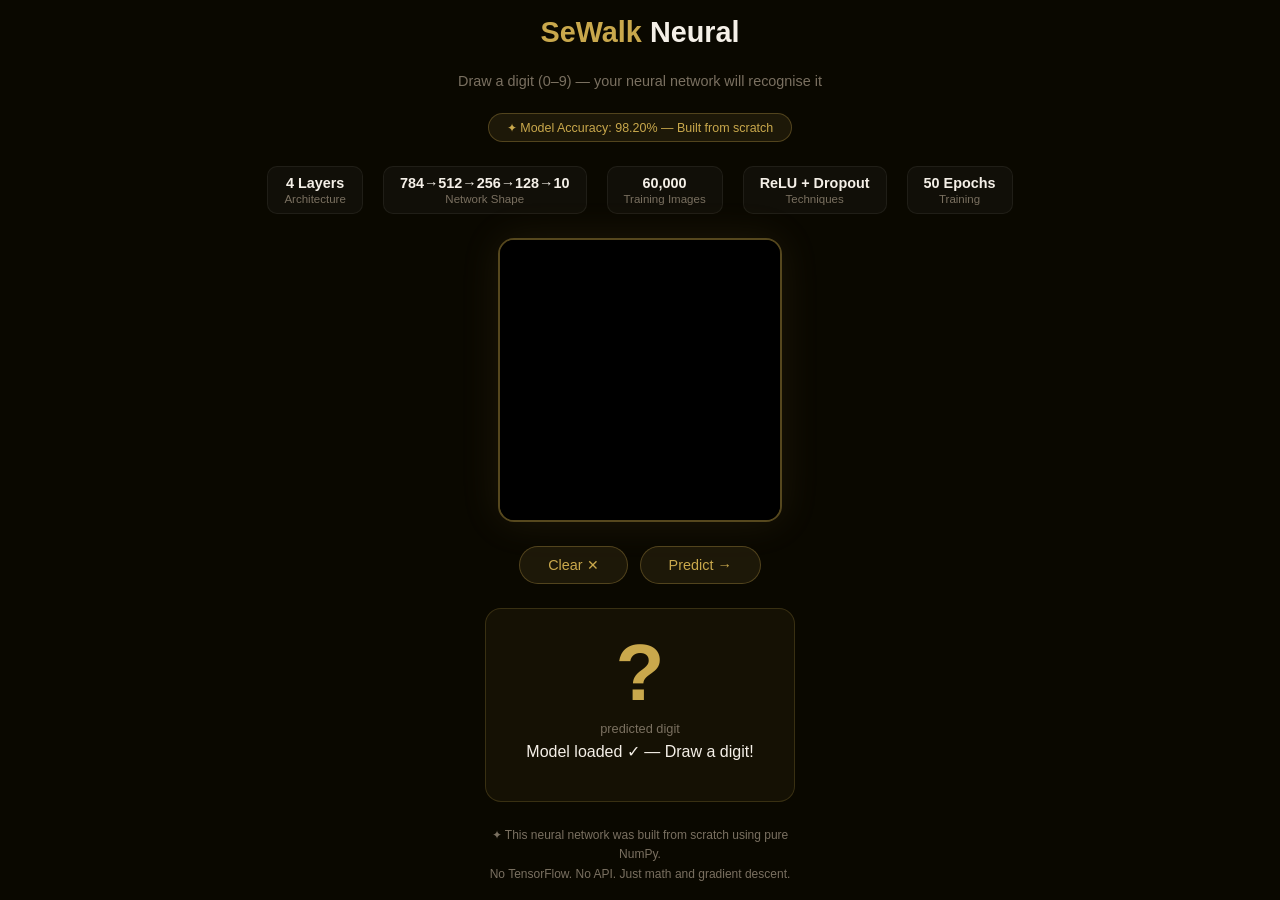
<file: public/neural.html>
<!DOCTYPE html>
<html lang="en">
<head>
<meta charset="UTF-8"/>
<title>SeWalk Neural — Draw a Digit</title>
<style>
  * { margin: 0; padding: 0; box-sizing: border-box; }
  body {
    background: #0a0800;
    color: #f5f0e8;
    font-family: 'Segoe UI', sans-serif;
    display: flex;
    flex-direction: column;
    align-items: center;
    justify-content: center;
    min-height: 100vh;
    gap: 24px;
  }
  h1 { color: #c9a84c; font-size: 1.8rem; }
  h1 span { color: #f5f0e8; }
  .subtitle { color: #7a7060; font-size: 0.9rem; }
  .accuracy-badge {
    background: rgba(201,168,76,0.1);
    border: 1px solid rgba(201,168,76,0.3);
    border-radius: 99px;
    padding: 6px 18px;
    font-size: 0.78rem;
    color: #c9a84c;
  }
  .canvas-wrap {
    border: 2px solid rgba(201,168,76,0.4);
    border-radius: 16px;
    overflow: hidden;
    box-shadow: 0 0 40px rgba(201,168,76,0.1);
  }
  canvas { display: block; cursor: crosshair; }
  .controls { display: flex; gap: 12px; }
  button {
    padding: 10px 28px;
    border-radius: 99px;
    border: 1px solid rgba(201,168,76,0.3);
    background: rgba(201,168,76,0.1);
    color: #c9a84c;
    font-size: 0.9rem;
    cursor: pointer;
    transition: all 0.2s;
  }
  button:hover { background: rgba(201,168,76,0.2); }
  .result-box {
    background: rgba(201,168,76,0.06);
    border: 1px solid rgba(201,168,76,0.2);
    border-radius: 16px;
    padding: 24px 40px;
    text-align: center;
    min-width: 300px;
  }
  .result-digit {
    font-size: 5rem;
    font-weight: 800;
    color: #c9a84c;
    line-height: 1;
  }
  .result-label { color: #7a7060; font-size: 0.8rem; margin-top: 8px; }
  .confidence { color: #f5f0e8; font-size: 1rem; margin-top: 6px; }
  .bars { margin-top: 16px; display: flex; flex-direction: column; gap: 5px; }
  .bar-row { display: flex; align-items: center; gap: 8px; font-size: 0.75rem; }
  .bar-label { width: 16px; color: #7a7060; text-align: right; }
  .bar-bg { flex: 1; height: 6px; background: rgba(255,255,255,0.06); border-radius: 99px; overflow: hidden; }
  .bar-fill { height: 100%; background: #c9a84c; border-radius: 99px; transition: width 0.3s; }
  .bar-fill.top { background: #e8c96a; }
  .bar-pct { width: 36px; color: #7a7060; font-size: 0.7rem; }
  .note {
    color: #7a7060; font-size: 0.75rem;
    text-align: center; max-width: 340px; line-height: 1.6;
  }
  .stats {
    display: flex; gap: 20px; flex-wrap: wrap; justify-content: center;
  }
  .stat-chip {
    background: rgba(255,255,255,0.03);
    border: 1px solid rgba(255,255,255,0.06);
    border-radius: 10px; padding: 8px 16px;
    font-size: 0.72rem; color: #7a7060; text-align: center;
  }
  .stat-chip strong { display: block; color: #f5f0e8; font-size: 0.9rem; margin-bottom: 2px; }
  .loading {
    color: #c9a84c; font-size: 0.85rem;
    display: flex; align-items: center; gap: 8px;
  }
  .loading-dot {
    width: 6px; height: 6px; border-radius: 50%;
    background: #c9a84c; animation: pulse 1s infinite;
  }
  @keyframes pulse { 0%,100% { opacity: 1; } 50% { opacity: 0.2; } }
</style>
</head>
<body>

<h1>SeWalk <span>Neural</span></h1>
<p class="subtitle">Draw a digit (0–9) — your neural network will recognise it</p>
<div class="accuracy-badge">✦ Model Accuracy: 98.20% — Built from scratch</div>

<div class="stats">
  <div class="stat-chip"><strong>4 Layers</strong>Architecture</div>
  <div class="stat-chip"><strong>784→512→256→128→10</strong>Network Shape</div>
  <div class="stat-chip"><strong>60,000</strong>Training Images</div>
  <div class="stat-chip"><strong>ReLU + Dropout</strong>Techniques</div>
  <div class="stat-chip"><strong>50 Epochs</strong>Training</div>
</div>

<div class="canvas-wrap">
  <canvas id="canvas" width="280" height="280"></canvas>
</div>

<div class="controls">
  <button onclick="clearCanvas()">Clear ✕</button>
  <button onclick="predict()">Predict →</button>
</div>

<div class="result-box">
  <div class="result-digit" id="resultDigit">?</div>
  <div class="result-label">predicted digit</div>
  <div class="confidence" id="resultConf">
    <span class="loading"><span class="loading-dot"></span>Loading model...</span>
  </div>
  <div class="bars" id="bars"></div>
</div>

<p class="note">
  ✦ This neural network was built from scratch using pure NumPy.<br/>
  No TensorFlow. No API. Just math and gradient descent.
</p>

<script>
// ── Canvas Drawing ────────────────────────────────────
const canvas = document.getElementById('canvas');
const ctx = canvas.getContext('2d');
ctx.fillStyle = 'black';
ctx.fillRect(0, 0, 280, 280);
ctx.strokeStyle = 'white';
ctx.lineWidth = 18;
ctx.lineCap = 'round';
ctx.lineJoin = 'round';

let drawing = false;
let lastX = 0, lastY = 0;

canvas.addEventListener('mousedown', e => {
  drawing = true;
  [lastX, lastY] = [e.offsetX, e.offsetY];
});
canvas.addEventListener('mousemove', e => {
  if (!drawing) return;
  ctx.beginPath();
  ctx.moveTo(lastX, lastY);
  ctx.lineTo(e.offsetX, e.offsetY);
  ctx.stroke();
  [lastX, lastY] = [e.offsetX, e.offsetY];
});
canvas.addEventListener('mouseup', () => { drawing = false; predict(); });
canvas.addEventListener('mouseleave', () => { drawing = false; });

// Touch support
canvas.addEventListener('touchstart', e => {
  e.preventDefault();
  const t = e.touches[0];
  const r = canvas.getBoundingClientRect();
  drawing = true;
  [lastX, lastY] = [t.clientX - r.left, t.clientY - r.top];
});
canvas.addEventListener('touchmove', e => {
  e.preventDefault();
  if (!drawing) return;
  const t = e.touches[0];
  const r = canvas.getBoundingClientRect();
  const x = t.clientX - r.left;
  const y = t.clientY - r.top;
  ctx.beginPath();
  ctx.moveTo(lastX, lastY);
  ctx.lineTo(x, y);
  ctx.stroke();
  [lastX, lastY] = [x, y];
});
canvas.addEventListener('touchend', () => { drawing = false; predict(); });

function clearCanvas() {
  ctx.fillStyle = 'black';
  ctx.fillRect(0, 0, 280, 280);
  document.getElementById('resultDigit').textContent = '?';
  document.getElementById('resultConf').textContent = 'Draw a digit and click Predict';
  document.getElementById('bars').innerHTML = '';
}

// ── Preprocess canvas → 28x28 ─────────────────────────
function getPixels() {
  const small = document.createElement('canvas');
  small.width = 28; small.height = 28;
  const sCtx = small.getContext('2d');
  sCtx.drawImage(canvas, 0, 0, 28, 28);
  const data = sCtx.getImageData(0, 0, 28, 28).data;
  const pixels = [];
  for (let i = 0; i < data.length; i += 4) {
    pixels.push(data[i] / 255.0);
  }
  return pixels;
}

// ── Neural Network ────────────────────────────────────
let W1 = null, W2 = null, W3 = null, W4 = null;

async function loadWeights() {
  try {
    document.getElementById('resultConf').innerHTML =
      '<span class="loading"><span class="loading-dot"></span>Loading model...</span>';
    const res = await fetch('weights_tiny.json');
    const data = await res.json();
    W1 = data.w1;
    W2 = data.w2;
    W3 = data.w3;
    W4 = data.w4;
    document.getElementById('resultConf').textContent = 'Model loaded ✓ — Draw a digit!';
    console.log('weights_tiny.json loaded ✓ — 4 layer network ready');
  } catch(e) {
    document.getElementById('resultConf').textContent = '⚠️ weights_tiny.json not found!';
  }
}

function relu(x) { return Math.max(0, x); }

function matMul(A, B) {
  const result = new Array(B[0].length).fill(0);
  for (let j = 0; j < B[0].length; j++) {
    for (let i = 0; i < A.length; i++) {
      result[j] += A[i] * B[i][j];
    }
  }
  return result;
}

function softmax(arr) {
  const max = Math.max(...arr);
  const exps = arr.map(x => Math.exp(x - max));
  const sum = exps.reduce((a, b) => a + b, 0);
  return exps.map(x => x / sum);
}

function predict() {
  if (!W1 || !W2 || !W3 || !W4) {
    loadWeights();
    return;
  }

  const pixels = getPixels();

  // Forward pass — 4 layers with ReLU
  const h1 = matMul(pixels, W1).map(relu);
  const h2 = matMul(h1, W2).map(relu);
  const h3 = matMul(h2, W3).map(relu);
  const output = softmax(matMul(h3, W4));

  const predicted = output.indexOf(Math.max(...output));
  const confidence = (Math.max(...output) * 100).toFixed(1);

  document.getElementById('resultDigit').textContent = predicted;
  document.getElementById('resultConf').textContent = `${confidence}% confident`;

  // Draw probability bars
  const barsEl = document.getElementById('bars');
  barsEl.innerHTML = '';
  const maxVal = Math.max(...output);
  output.forEach((prob, digit) => {
    const pct = (prob * 100).toFixed(1);
    const isTop = prob === maxVal;
    barsEl.innerHTML += `
      <div class="bar-row">
        <div class="bar-label">${digit}</div>
        <div class="bar-bg">
          <div class="bar-fill ${isTop ? 'top' : ''}" style="width:${pct}%"></div>
        </div>
        <div class="bar-pct">${pct}%</div>
      </div>`;
  });
}

loadWeights();
</script>
</body>
</html>
</file>
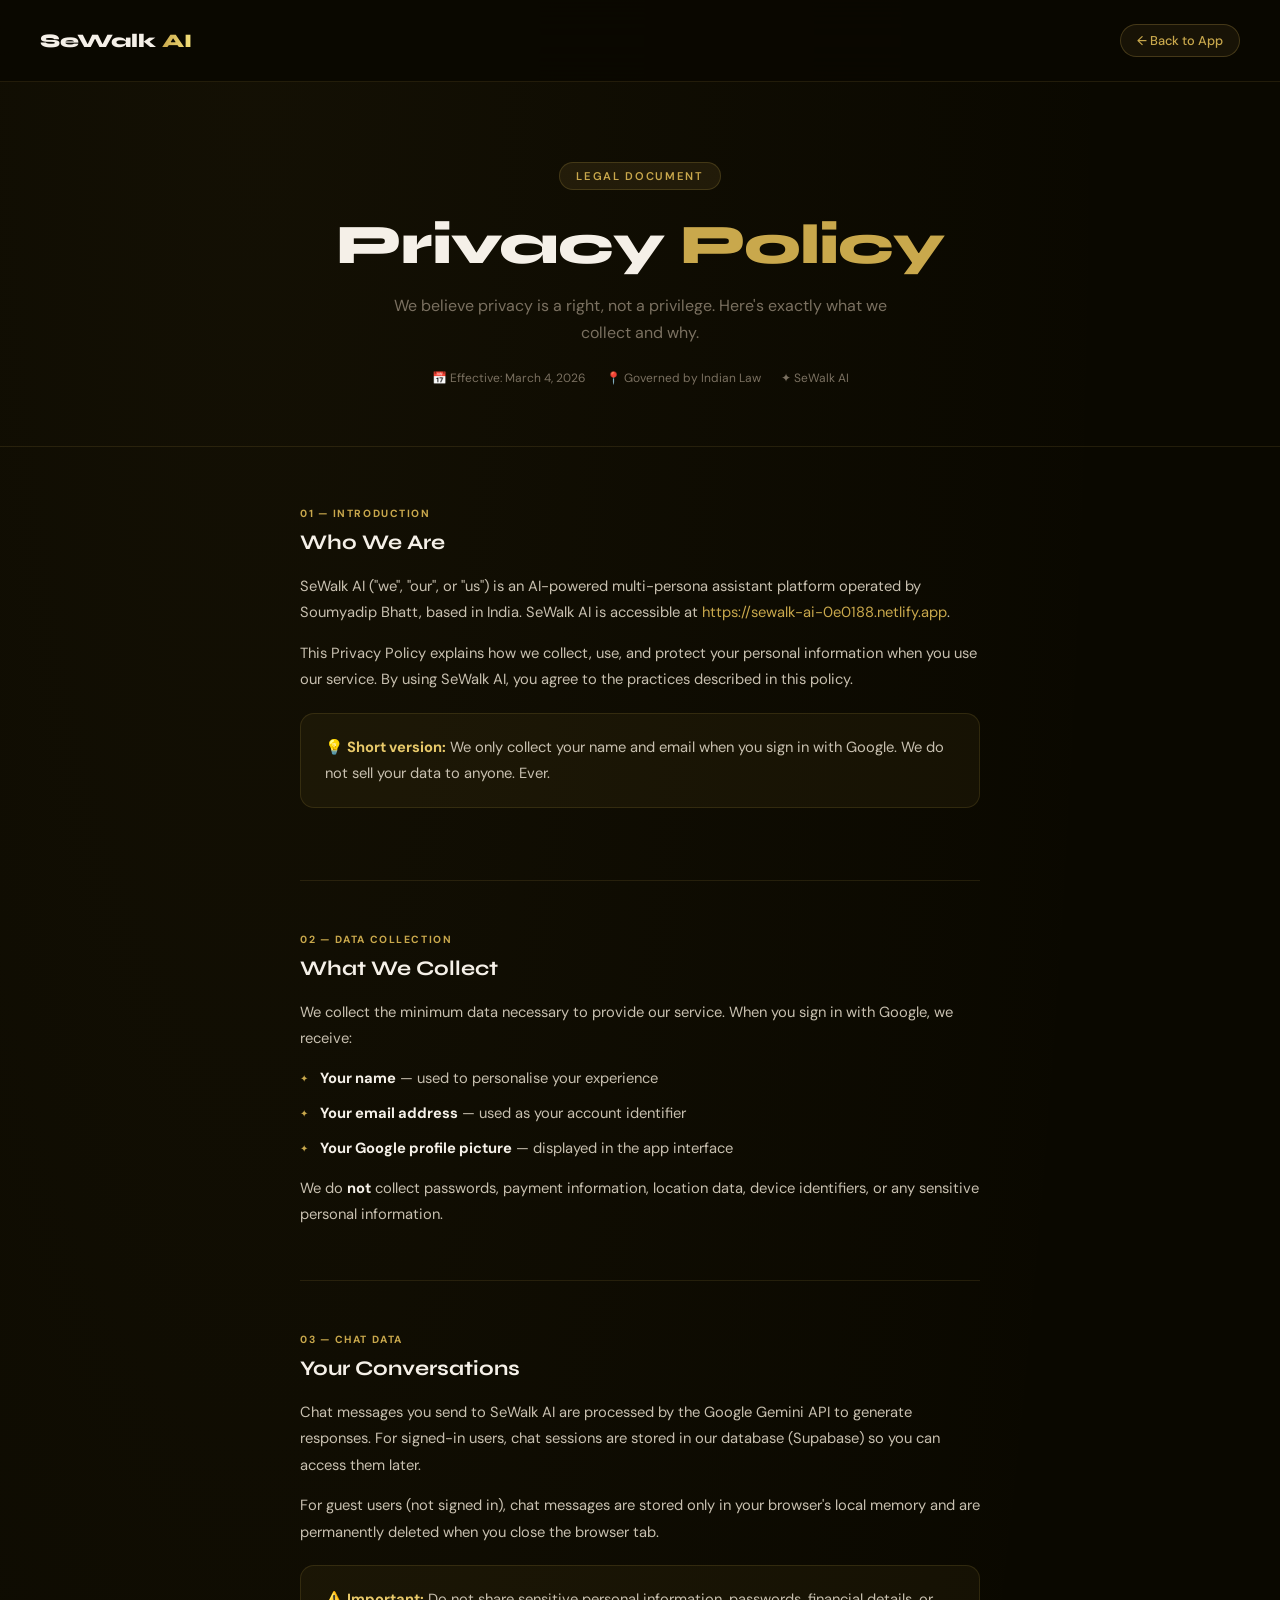
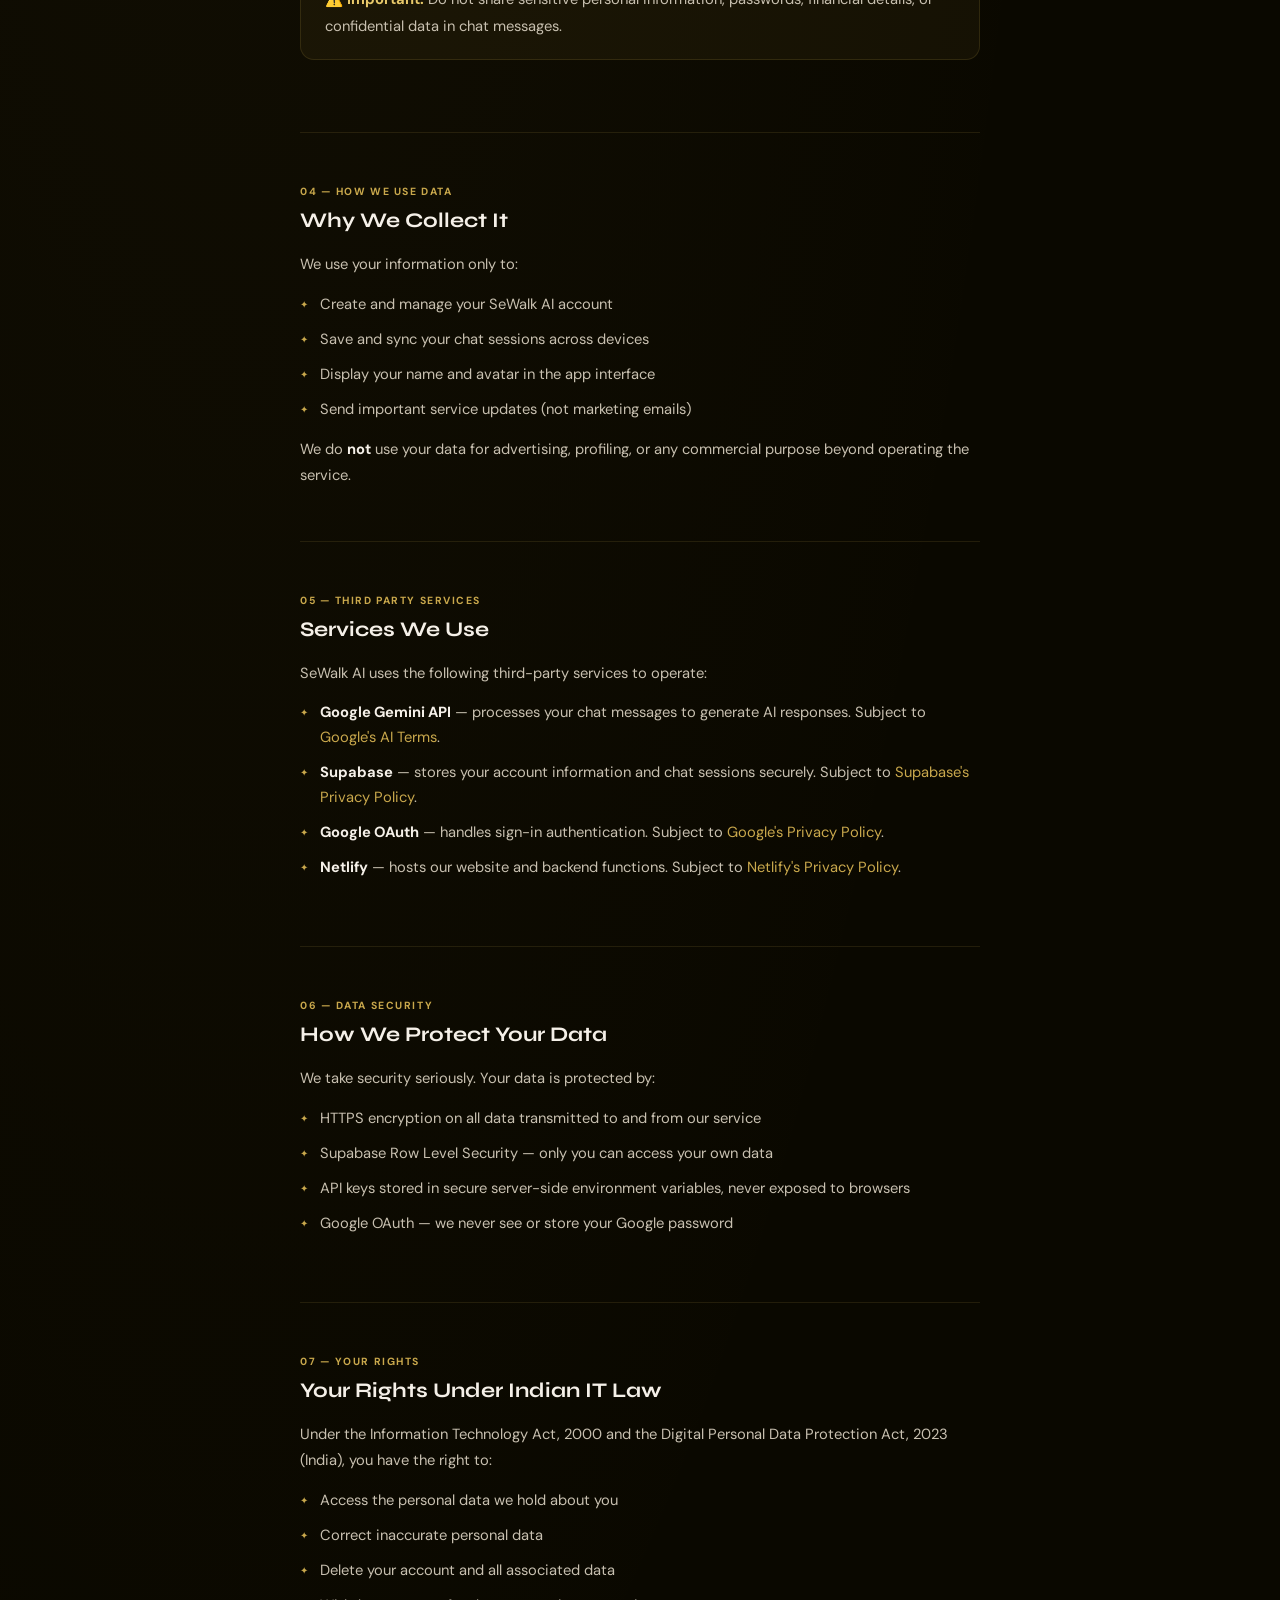
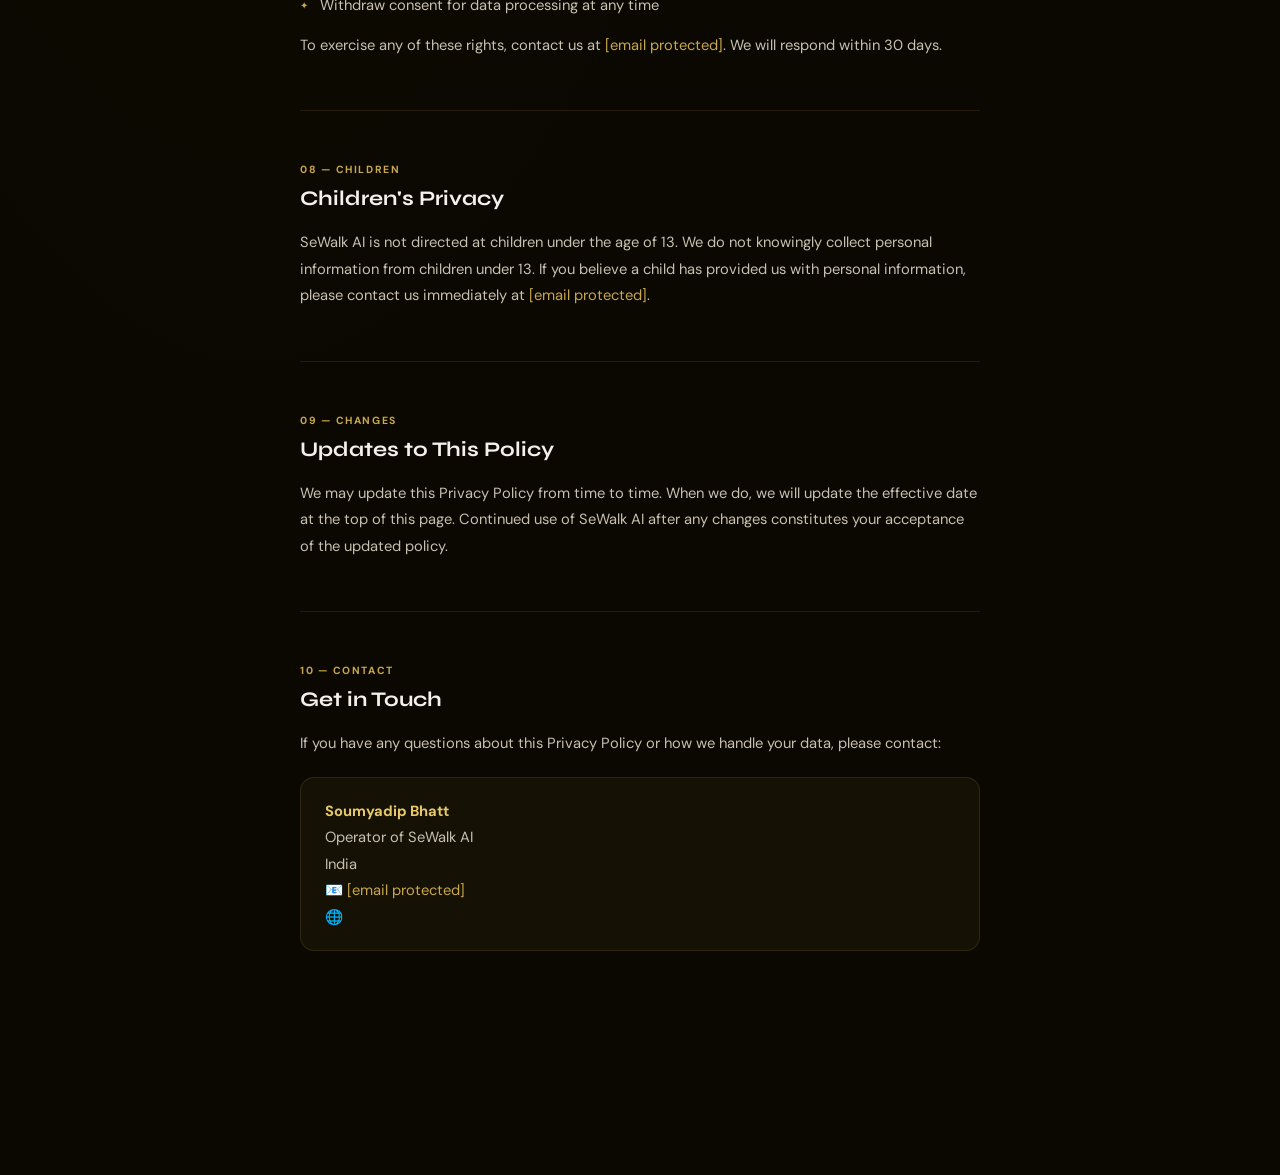
<file: public/privacy.html>
<!DOCTYPE html>
<html lang="en">
<head>
<meta charset="UTF-8"/>
<meta name="viewport" content="width=device-width, initial-scale=1.0"/>
<title>Privacy Policy — SeWalk AI</title>
<meta name="description" content="SeWalk AI Privacy Policy — how we collect, use and protect your data."/>
<link href="https://fonts.googleapis.com/css2?family=Syne:wght@400;600;800&family=DM+Sans:wght@300;400;500&display=swap" rel="stylesheet"/>
<style>
  *, *::before, *::after { box-sizing: border-box; margin: 0; padding: 0; }
  :root {
    --bg: #0a0800;
    --surface: #110f00;
    --border: rgba(201,168,76,0.13);
    --text: #f5f0e8;
    --muted: #7a7060;
    --accent: #c9a84c;
    --accent2: #e8c96a;
  }
  body {
    font-family: 'DM Sans', sans-serif;
    background: var(--bg);
    color: var(--text);
    min-height: 100vh;
    background-image: radial-gradient(ellipse at 20% 0%, rgba(201,168,76,0.05) 0%, transparent 60%);
  }
  header {
    padding: 24px 40px;
    border-bottom: 1px solid var(--border);
    background: rgba(10,8,0,0.92);
    backdrop-filter: blur(20px);
    position: sticky; top: 0; z-index: 10;
    display: flex; align-items: center; justify-content: space-between;
  }
  .logo {
    font-family: 'Syne', sans-serif;
    font-weight: 800; font-size: 1.2rem;
  }
  .logo span {
    background: linear-gradient(90deg, #c9a84c 0%, #f5e17a 50%, #c9a84c 100%);
    background-size: 200% auto;
    -webkit-background-clip: text; -webkit-text-fill-color: transparent;
    background-clip: text;
    animation: shimmer 4s linear infinite;
  }
  @keyframes shimmer { to { background-position: 200% center; } }
  .back-btn {
    display: flex; align-items: center; gap: 6px;
    color: var(--accent); font-size: 0.8rem; font-weight: 500;
    text-decoration: none; border: 1px solid rgba(201,168,76,0.25);
    padding: 7px 16px; border-radius: 99px;
    transition: all 0.2s; background: rgba(201,168,76,0.08);
  }
  .back-btn:hover { background: rgba(201,168,76,0.15); }

  .hero {
    text-align: center;
    padding: 80px 40px 60px;
    border-bottom: 1px solid var(--border);
  }
  .hero-badge {
    display: inline-block;
    font-size: 0.7rem; font-weight: 600; letter-spacing: 0.15em;
    text-transform: uppercase; color: var(--accent);
    background: rgba(201,168,76,0.1); border: 1px solid rgba(201,168,76,0.2);
    padding: 6px 16px; border-radius: 99px; margin-bottom: 24px;
  }
  .hero h1 {
    font-family: 'Syne', sans-serif;
    font-size: clamp(2rem, 5vw, 3.5rem);
    font-weight: 800; letter-spacing: -1px;
    margin-bottom: 16px; line-height: 1.1;
  }
  .hero h1 span { color: var(--accent); }
  .hero p {
    font-size: 1rem; color: var(--muted);
    max-width: 500px; margin: 0 auto 24px;
    line-height: 1.7;
  }
  .hero-meta {
    font-size: 0.75rem; color: var(--muted);
    display: flex; align-items: center; justify-content: center; gap: 20px;
    flex-wrap: wrap;
  }
  .hero-meta span { display: flex; align-items: center; gap: 6px; }

  .content {
    max-width: 760px; margin: 0 auto;
    padding: 60px 40px 100px;
  }
  .section {
    margin-bottom: 52px;
    padding-bottom: 52px;
    border-bottom: 1px solid var(--border);
  }
  .section:last-child { border-bottom: none; }
  .section-number {
    font-size: 0.65rem; font-weight: 700; letter-spacing: 0.15em;
    text-transform: uppercase; color: var(--accent);
    margin-bottom: 10px;
  }
  .section h2 {
    font-family: 'Syne', sans-serif;
    font-size: 1.3rem; font-weight: 700;
    margin-bottom: 18px; color: var(--text);
  }
  .section p {
    font-size: 0.92rem; line-height: 1.8;
    color: #c8c0b0; margin-bottom: 14px;
  }
  .section p:last-child { margin-bottom: 0; }
  .section ul {
    list-style: none; padding: 0;
    display: flex; flex-direction: column; gap: 10px;
    margin-bottom: 14px;
  }
  .section ul li {
    font-size: 0.92rem; line-height: 1.7;
    color: #c8c0b0; padding-left: 20px; position: relative;
  }
  .section ul li::before {
    content: '✦';
    position: absolute; left: 0;
    color: var(--accent); font-size: 0.6rem;
    top: 5px;
  }
  .highlight-box {
    background: rgba(201,168,76,0.06);
    border: 1px solid rgba(201,168,76,0.15);
    border-radius: 14px; padding: 20px 24px;
    margin: 20px 0;
  }
  .highlight-box p { margin-bottom: 0; }
  a { color: var(--accent); text-decoration: none; }
  a:hover { text-decoration: underline; }

  footer {
    text-align: center;
    padding: 32px 40px;
    border-top: 1px solid var(--border);
    font-size: 0.75rem; color: var(--muted);
  }
  footer a { color: var(--accent); }

  @media (max-width: 600px) {
    header { padding: 18px 20px; }
    .hero { padding: 50px 20px 40px; }
    .content { padding: 40px 20px 80px; }
    footer { padding: 24px 20px; }
  }
</style>
</head>
<body>

<header>
  <div class="logo">SeWalk <span>AI</span></div>
  <a href="https://sewalk-ai-0e0188.netlify.app" class="back-btn">← Back to App</a>
</header>

<div class="hero">
  <div class="hero-badge">Legal Document</div>
  <h1>Privacy <span>Policy</span></h1>
  <p>We believe privacy is a right, not a privilege. Here's exactly what we collect and why.</p>
  <div class="hero-meta">
    <span>📅 Effective: March 4, 2026</span>
    <span>📍 Governed by Indian Law</span>
    <span>✦ SeWalk AI</span>
  </div>
</div>

<div class="content">

  <div class="section">
    <div class="section-number">01 — Introduction</div>
    <h2>Who We Are</h2>
    <p>SeWalk AI ("we", "our", or "us") is an AI-powered multi-persona assistant platform operated by Soumyadip Bhatt, based in India. SeWalk AI is accessible at <a href="https://sewalk-ai-0e0188.netlify.app">https://sewalk-ai-0e0188.netlify.app</a>.</p>
    <p>This Privacy Policy explains how we collect, use, and protect your personal information when you use our service. By using SeWalk AI, you agree to the practices described in this policy.</p>
    <div class="highlight-box">
      <p>💡 <strong style="color:#e8c96a;">Short version:</strong> We only collect your name and email when you sign in with Google. We do not sell your data to anyone. Ever.</p>
    </div>
  </div>

  <div class="section">
    <div class="section-number">02 — Data Collection</div>
    <h2>What We Collect</h2>
    <p>We collect the minimum data necessary to provide our service. When you sign in with Google, we receive:</p>
    <ul>
      <li><strong style="color:#f5f0e8;">Your name</strong> — used to personalise your experience</li>
      <li><strong style="color:#f5f0e8;">Your email address</strong> — used as your account identifier</li>
      <li><strong style="color:#f5f0e8;">Your Google profile picture</strong> — displayed in the app interface</li>
    </ul>
    <p>We do <strong style="color:#f5f0e8;">not</strong> collect passwords, payment information, location data, device identifiers, or any sensitive personal information.</p>
  </div>

  <div class="section">
    <div class="section-number">03 — Chat Data</div>
    <h2>Your Conversations</h2>
    <p>Chat messages you send to SeWalk AI are processed by the Google Gemini API to generate responses. For signed-in users, chat sessions are stored in our database (Supabase) so you can access them later.</p>
    <p>For guest users (not signed in), chat messages are stored only in your browser's local memory and are permanently deleted when you close the browser tab.</p>
    <div class="highlight-box">
      <p>⚠️ <strong style="color:#e8c96a;">Important:</strong> Do not share sensitive personal information, passwords, financial details, or confidential data in chat messages.</p>
    </div>
  </div>

  <div class="section">
    <div class="section-number">04 — How We Use Data</div>
    <h2>Why We Collect It</h2>
    <p>We use your information only to:</p>
    <ul>
      <li>Create and manage your SeWalk AI account</li>
      <li>Save and sync your chat sessions across devices</li>
      <li>Display your name and avatar in the app interface</li>
      <li>Send important service updates (not marketing emails)</li>
    </ul>
    <p>We do <strong style="color:#f5f0e8;">not</strong> use your data for advertising, profiling, or any commercial purpose beyond operating the service.</p>
  </div>

  <div class="section">
    <div class="section-number">05 — Third Party Services</div>
    <h2>Services We Use</h2>
    <p>SeWalk AI uses the following third-party services to operate:</p>
    <ul>
      <li><strong style="color:#f5f0e8;">Google Gemini API</strong> — processes your chat messages to generate AI responses. Subject to <a href="https://ai.google.dev/terms" target="_blank">Google's AI Terms</a>.</li>
      <li><strong style="color:#f5f0e8;">Supabase</strong> — stores your account information and chat sessions securely. Subject to <a href="https://supabase.com/privacy" target="_blank">Supabase's Privacy Policy</a>.</li>
      <li><strong style="color:#f5f0e8;">Google OAuth</strong> — handles sign-in authentication. Subject to <a href="https://policies.google.com/privacy" target="_blank">Google's Privacy Policy</a>.</li>
      <li><strong style="color:#f5f0e8;">Netlify</strong> — hosts our website and backend functions. Subject to <a href="https://www.netlify.com/privacy/" target="_blank">Netlify's Privacy Policy</a>.</li>
    </ul>
  </div>

  <div class="section">
    <div class="section-number">06 — Data Security</div>
    <h2>How We Protect Your Data</h2>
    <p>We take security seriously. Your data is protected by:</p>
    <ul>
      <li>HTTPS encryption on all data transmitted to and from our service</li>
      <li>Supabase Row Level Security — only you can access your own data</li>
      <li>API keys stored in secure server-side environment variables, never exposed to browsers</li>
      <li>Google OAuth — we never see or store your Google password</li>
    </ul>
  </div>

  <div class="section">
    <div class="section-number">07 — Your Rights</div>
    <h2>Your Rights Under Indian IT Law</h2>
    <p>Under the Information Technology Act, 2000 and the Digital Personal Data Protection Act, 2023 (India), you have the right to:</p>
    <ul>
      <li>Access the personal data we hold about you</li>
      <li>Correct inaccurate personal data</li>
      <li>Delete your account and all associated data</li>
      <li>Withdraw consent for data processing at any time</li>
    </ul>
    <p>To exercise any of these rights, contact us at <a href="/cdn-cgi/l/email-protection#640b1001001005080f17240309050d084a070b09"><span class="__cf_email__" data-cfemail="ea859e8f8e9e8b868199aa8d878b8386c4898587">[email&#160;protected]</span></a>. We will respond within 30 days.</p>
  </div>

  <div class="section">
    <div class="section-number">08 — Children</div>
    <h2>Children's Privacy</h2>
    <p>SeWalk AI is not directed at children under the age of 13. We do not knowingly collect personal information from children under 13. If you believe a child has provided us with personal information, please contact us immediately at <a href="/cdn-cgi/l/email-protection#cea1baabaabaafa2a5bd8ea9a3afa7a2e0ada1a3"><span class="__cf_email__" data-cfemail="610e15040515000d0a1221060c00080d4f020e0c">[email&#160;protected]</span></a>.</p>
  </div>

  <div class="section">
    <div class="section-number">09 — Changes</div>
    <h2>Updates to This Policy</h2>
    <p>We may update this Privacy Policy from time to time. When we do, we will update the effective date at the top of this page. Continued use of SeWalk AI after any changes constitutes your acceptance of the updated policy.</p>
  </div>

  <div class="section">
    <div class="section-number">10 — Contact</div>
    <h2>Get in Touch</h2>
    <p>If you have any questions about this Privacy Policy or how we handle your data, please contact:</p>
    <div class="highlight-box">
      <p><strong style="color:#e8c96a;">Soumyadip Bhatt</strong><br/>
      Operator of SeWalk AI<br/>
      India<br/>
      📧 <a href="/cdn-cgi/l/email-protection#fe918a9b9a8a9f92958dbe99939f9792d09d9193"><span class="__cf_email__" data-cfemail="80eff4e5e4f4e1ecebf3c0e7ede1e9ecaee3efed">[email&#160;protected]</span></a><br/>
      🌐 <a href="https://sewal
</file>
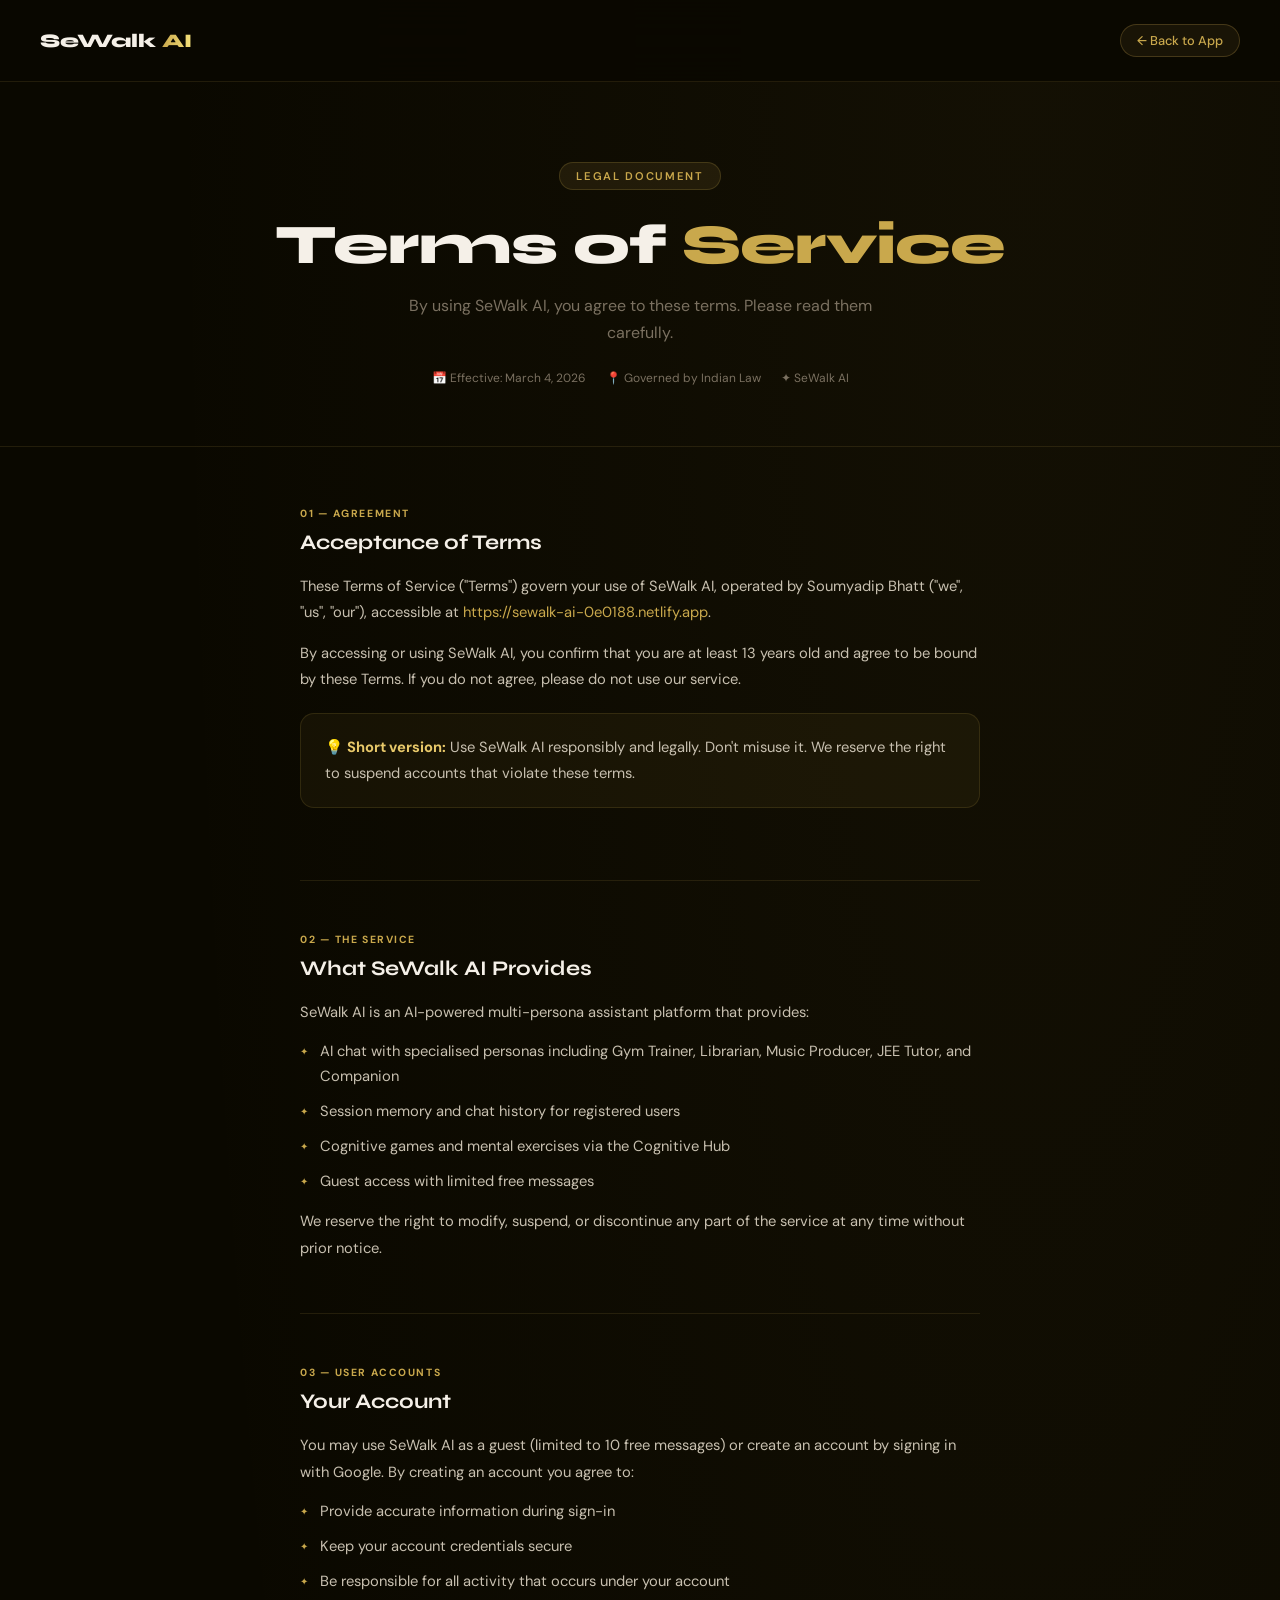
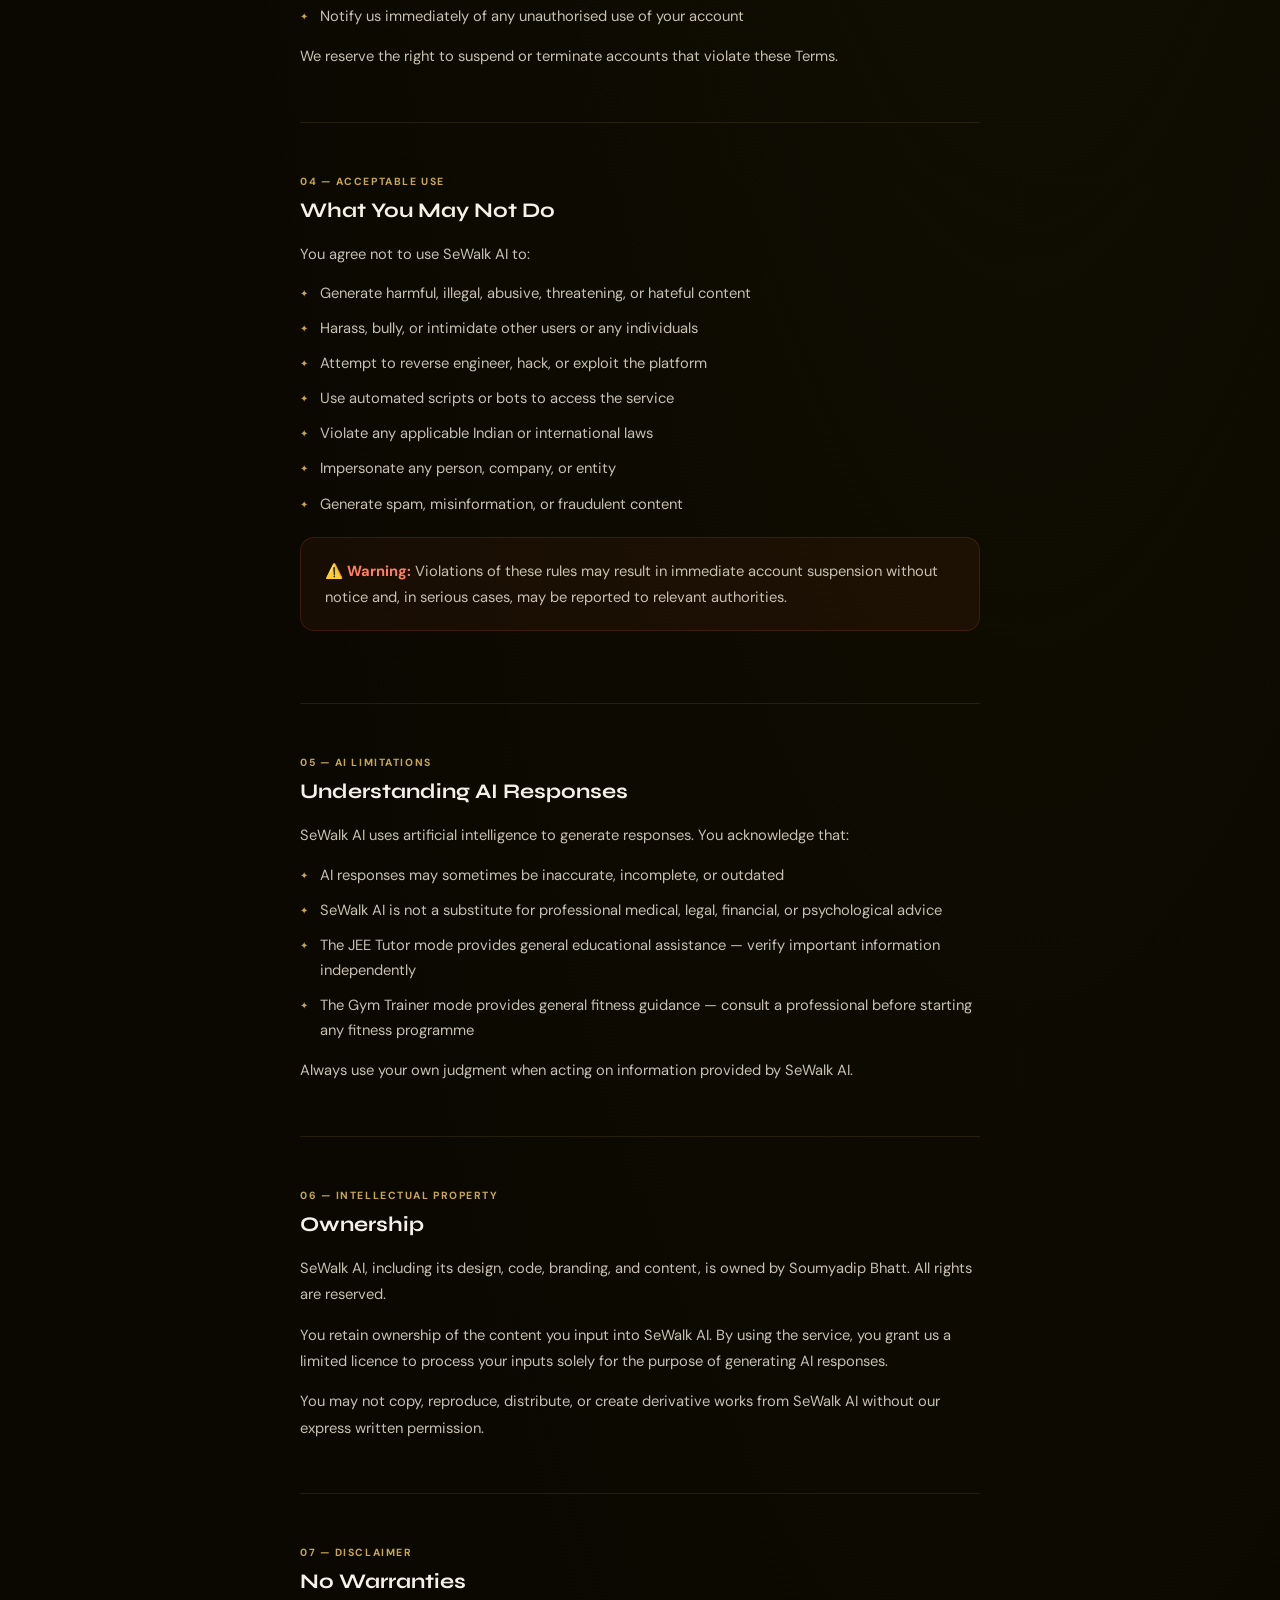
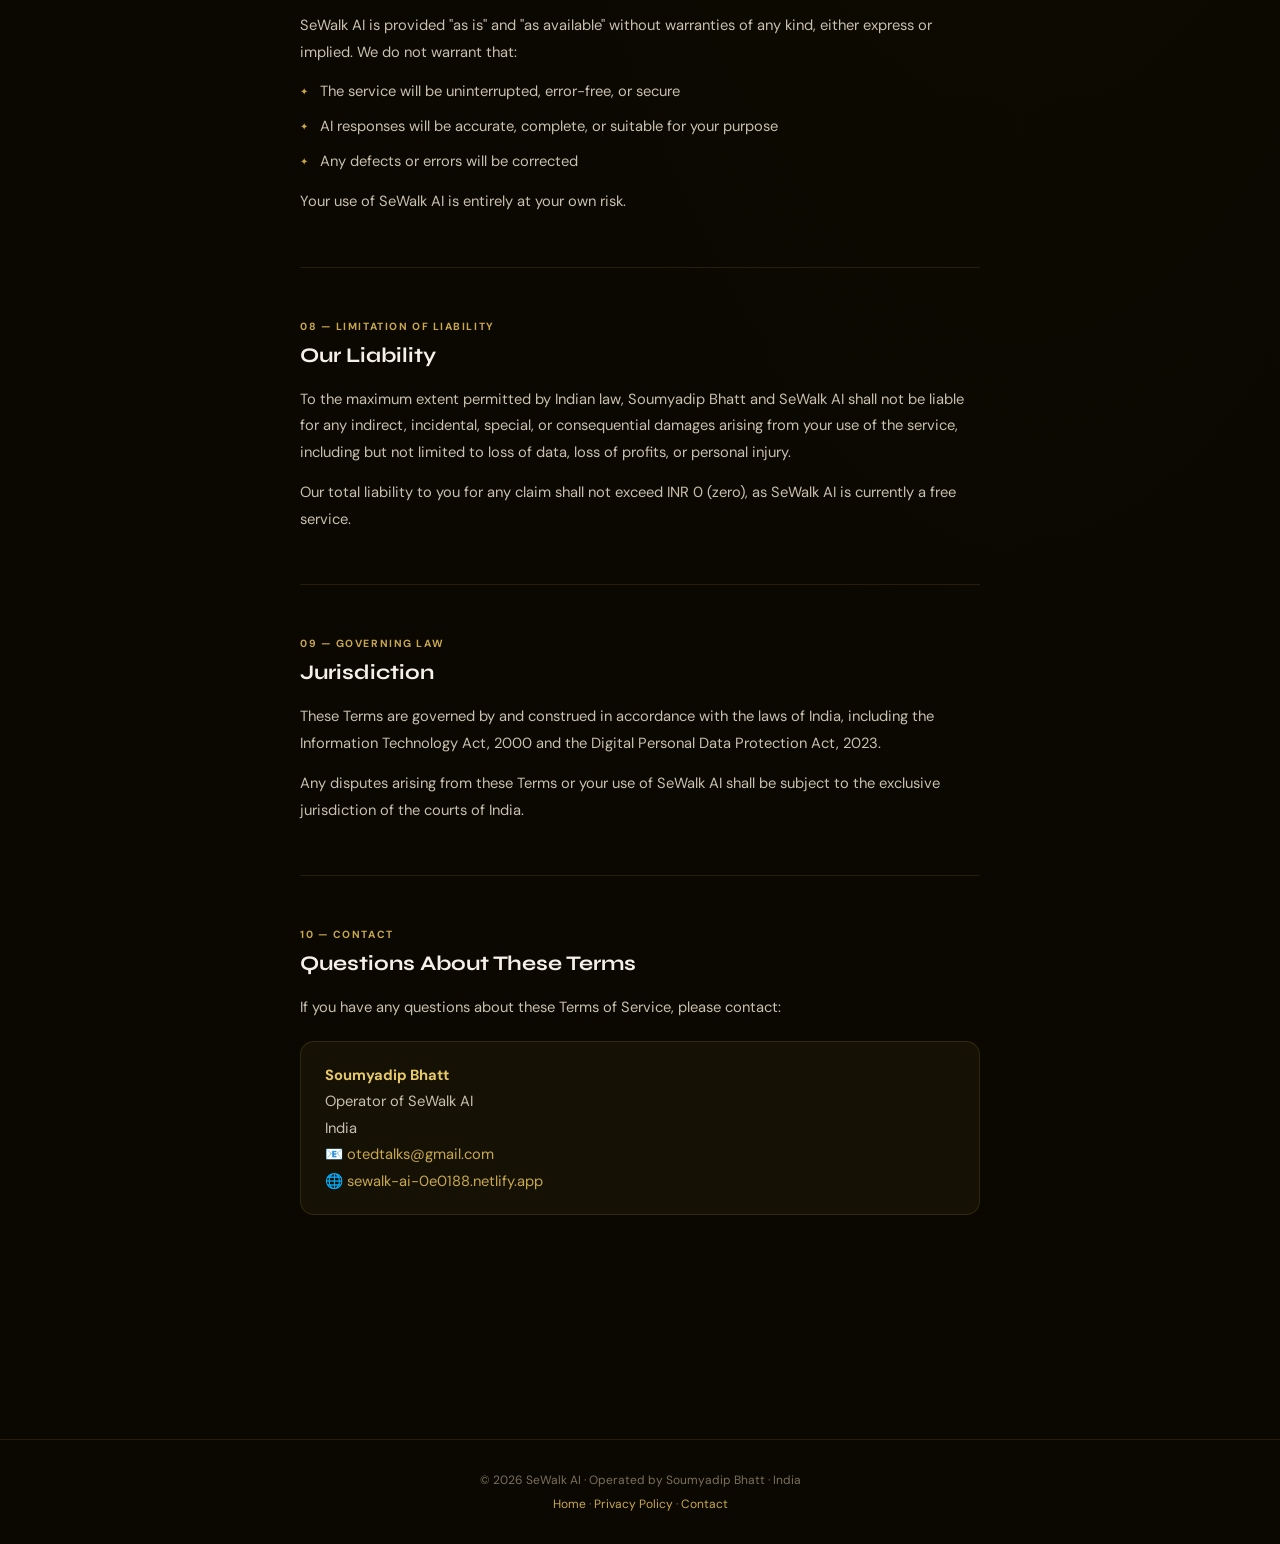
<file: public/terms.html>
<!DOCTYPE html>
<html lang="en">
<head>
<meta charset="UTF-8"/>
<meta name="viewport" content="width=device-width, initial-scale=1.0"/>
<title>Terms of Service — SeWalk AI</title>
<meta name="description" content="SeWalk AI Terms of Service — rules and guidelines for using our platform."/>
<link href="https://fonts.googleapis.com/css2?family=Syne:wght@400;600;800&family=DM+Sans:wght@300;400;500&display=swap" rel="stylesheet"/>
<style>
  *, *::before, *::after { box-sizing: border-box; margin: 0; padding: 0; }
  :root {
    --bg: #0a0800;
    --surface: #110f00;
    --border: rgba(201,168,76,0.13);
    --text: #f5f0e8;
    --muted: #7a7060;
    --accent: #c9a84c;
    --accent2: #e8c96a;
  }
  body {
    font-family: 'DM Sans', sans-serif;
    background: var(--bg);
    color: var(--text);
    min-height: 100vh;
    background-image: radial-gradient(ellipse at 80% 0%, rgba(201,168,76,0.05) 0%, transparent 60%);
  }
  header {
    padding: 24px 40px;
    border-bottom: 1px solid var(--border);
    background: rgba(10,8,0,0.92);
    backdrop-filter: blur(20px);
    position: sticky; top: 0; z-index: 10;
    display: flex; align-items: center; justify-content: space-between;
  }
  .logo { font-family: 'Syne', sans-serif; font-weight: 800; font-size: 1.2rem; }
  .logo span {
    background: linear-gradient(90deg, #c9a84c 0%, #f5e17a 50%, #c9a84c 100%);
    background-size: 200% auto;
    -webkit-background-clip: text; -webkit-text-fill-color: transparent;
    background-clip: text; animation: shimmer 4s linear infinite;
  }
  @keyframes shimmer { to { background-position: 200% center; } }
  .back-btn {
    display: flex; align-items: center; gap: 6px;
    color: var(--accent); font-size: 0.8rem; font-weight: 500;
    text-decoration: none; border: 1px solid rgba(201,168,76,0.25);
    padding: 7px 16px; border-radius: 99px;
    transition: all 0.2s; background: rgba(201,168,76,0.08);
  }
  .back-btn:hover { background: rgba(201,168,76,0.15); }
  .hero {
    text-align: center;
    padding: 80px 40px 60px;
    border-bottom: 1px solid var(--border);
  }
  .hero-badge {
    display: inline-block;
    font-size: 0.7rem; font-weight: 600; letter-spacing: 0.15em;
    text-transform: uppercase; color: var(--accent);
    background: rgba(201,168,76,0.1); border: 1px solid rgba(201,168,76,0.2);
    padding: 6px 16px; border-radius: 99px; margin-bottom: 24px;
  }
  .hero h1 {
    font-family: 'Syne', sans-serif;
    font-size: clamp(2rem, 5vw, 3.5rem);
    font-weight: 800; letter-spacing: -1px;
    margin-bottom: 16px; line-height: 1.1;
  }
  .hero h1 span { color: var(--accent); }
  .hero p { font-size: 1rem; color: var(--muted); max-width: 500px; margin: 0 auto 24px; line-height: 1.7; }
  .hero-meta {
    font-size: 0.75rem; color: var(--muted);
    display: flex; align-items: center; justify-content: center; gap: 20px; flex-wrap: wrap;
  }
  .content { max-width: 760px; margin: 0 auto; padding: 60px 40px 100px; }
  .section { margin-bottom: 52px; padding-bottom: 52px; border-bottom: 1px solid var(--border); }
  .section:last-child { border-bottom: none; }
  .section-number { font-size: 0.65rem; font-weight: 700; letter-spacing: 0.15em; text-transform: uppercase; color: var(--accent); margin-bottom: 10px; }
  .section h2 { font-family: 'Syne', sans-serif; font-size: 1.3rem; font-weight: 700; margin-bottom: 18px; }
  .section p { font-size: 0.92rem; line-height: 1.8; color: #c8c0b0; margin-bottom: 14px; }
  .section p:last-child { margin-bottom: 0; }
  .section ul { list-style: none; padding: 0; display: flex; flex-direction: column; gap: 10px; margin-bottom: 14px; }
  .section ul li { font-size: 0.92rem; line-height: 1.7; color: #c8c0b0; padding-left: 20px; position: relative; }
  .section ul li::before { content: '✦'; position: absolute; left: 0; color: var(--accent); font-size: 0.6rem; top: 5px; }
  .highlight-box { background: rgba(201,168,76,0.06); border: 1px solid rgba(201,168,76,0.15); border-radius: 14px; padding: 20px 24px; margin: 20px 0; }
  .highlight-box p { margin-bottom: 0; }
  .warning-box { background: rgba(255,100,50,0.06); border: 1px solid rgba(255,100,50,0.15); border-radius: 14px; padding: 20px 24px; margin: 20px 0; }
  .warning-box p { margin-bottom: 0; color: #c8c0b0; }
  a { color: var(--accent); text-decoration: none; }
  a:hover { text-decoration: underline; }
  footer { text-align: center; padding: 32px 40px; border-top: 1px solid var(--border); font-size: 0.75rem; color: var(--muted); }
  footer a { color: var(--accent); }
  @media (max-width: 600px) {
    header { padding: 18px 20px; }
    .hero { padding: 50px 20px 40px; }
    .content { padding: 40px 20px 80px; }
  }
</style>
</head>
<body>

<header>
  <div class="logo">SeWalk <span>AI</span></div>
  <a href="https://sewalk-ai-0e0188.netlify.app" class="back-btn">← Back to App</a>
</header>

<div class="hero">
  <div class="hero-badge">Legal Document</div>
  <h1>Terms of <span>Service</span></h1>
  <p>By using SeWalk AI, you agree to these terms. Please read them carefully.</p>
  <div class="hero-meta">
    <span>📅 Effective: March 4, 2026</span>
    <span>📍 Governed by Indian Law</span>
    <span>✦ SeWalk AI</span>
  </div>
</div>

<div class="content">

  <div class="section">
    <div class="section-number">01 — Agreement</div>
    <h2>Acceptance of Terms</h2>
    <p>These Terms of Service ("Terms") govern your use of SeWalk AI, operated by Soumyadip Bhatt ("we", "us", "our"), accessible at <a href="https://sewalk-ai-0e0188.netlify.app">https://sewalk-ai-0e0188.netlify.app</a>.</p>
    <p>By accessing or using SeWalk AI, you confirm that you are at least 13 years old and agree to be bound by these Terms. If you do not agree, please do not use our service.</p>
    <div class="highlight-box">
      <p>💡 <strong style="color:#e8c96a;">Short version:</strong> Use SeWalk AI responsibly and legally. Don't misuse it. We reserve the right to suspend accounts that violate these terms.</p>
    </div>
  </div>

  <div class="section">
    <div class="section-number">02 — The Service</div>
    <h2>What SeWalk AI Provides</h2>
    <p>SeWalk AI is an AI-powered multi-persona assistant platform that provides:</p>
    <ul>
      <li>AI chat with specialised personas including Gym Trainer, Librarian, Music Producer, JEE Tutor, and Companion</li>
      <li>Session memory and chat history for registered users</li>
      <li>Cognitive games and mental exercises via the Cognitive Hub</li>
      <li>Guest access with limited free messages</li>
    </ul>
    <p>We reserve the right to modify, suspend, or discontinue any part of the service at any time without prior notice.</p>
  </div>

  <div class="section">
    <div class="section-number">03 — User Accounts</div>
    <h2>Your Account</h2>
    <p>You may use SeWalk AI as a guest (limited to 10 free messages) or create an account by signing in with Google. By creating an account you agree to:</p>
    <ul>
      <li>Provide accurate information during sign-in</li>
      <li>Keep your account credentials secure</li>
      <li>Be responsible for all activity that occurs under your account</li>
      <li>Notify us immediately of any unauthorised use of your account</li>
    </ul>
    <p>We reserve the right to suspend or terminate accounts that violate these Terms.</p>
  </div>

  <div class="section">
    <div class="section-number">04 — Acceptable Use</div>
    <h2>What You May Not Do</h2>
    <p>You agree not to use SeWalk AI to:</p>
    <ul>
      <li>Generate harmful, illegal, abusive, threatening, or hateful content</li>
      <li>Harass, bully, or intimidate other users or any individuals</li>
      <li>Attempt to reverse engineer, hack, or exploit the platform</li>
      <li>Use automated scripts or bots to access the service</li>
      <li>Violate any applicable Indian or international laws</li>
      <li>Impersonate any person, company, or entity</li>
      <li>Generate spam, misinformation, or fraudulent content</li>
    </ul>
    <div class="warning-box">
      <p>⚠️ <strong style="color:#ff8060;">Warning:</strong> Violations of these rules may result in immediate account suspension without notice and, in serious cases, may be reported to relevant authorities.</p>
    </div>
  </div>

  <div class="section">
    <div class="section-number">05 — AI Limitations</div>
    <h2>Understanding AI Responses</h2>
    <p>SeWalk AI uses artificial intelligence to generate responses. You acknowledge that:</p>
    <ul>
      <li>AI responses may sometimes be inaccurate, incomplete, or outdated</li>
      <li>SeWalk AI is not a substitute for professional medical, legal, financial, or psychological advice</li>
      <li>The JEE Tutor mode provides general educational assistance — verify important information independently</li>
      <li>The Gym Trainer mode provides general fitness guidance — consult a professional before starting any fitness programme</li>
    </ul>
    <p>Always use your own judgment when acting on information provided by SeWalk AI.</p>
  </div>

  <div class="section">
    <div class="section-number">06 — Intellectual Property</div>
    <h2>Ownership</h2>
    <p>SeWalk AI, including its design, code, branding, and content, is owned by Soumyadip Bhatt. All rights are reserved.</p>
    <p>You retain ownership of the content you input into SeWalk AI. By using the service, you grant us a limited licence to process your inputs solely for the purpose of generating AI responses.</p>
    <p>You may not copy, reproduce, distribute, or create derivative works from SeWalk AI without our express written permission.</p>
  </div>

  <div class="section">
    <div class="section-number">07 — Disclaimer</div>
    <h2>No Warranties</h2>
    <p>SeWalk AI is provided "as is" and "as available" without warranties of any kind, either express or implied. We do not warrant that:</p>
    <ul>
      <li>The service will be uninterrupted, error-free, or secure</li>
      <li>AI responses will be accurate, complete, or suitable for your purpose</li>
      <li>Any defects or errors will be corrected</li>
    </ul>
    <p>Your use of SeWalk AI is entirely at your own risk.</p>
  </div>

  <div class="section">
    <div class="section-number">08 — Limitation of Liability</div>
    <h2>Our Liability</h2>
    <p>To the maximum extent permitted by Indian law, Soumyadip Bhatt and SeWalk AI shall not be liable for any indirect, incidental, special, or consequential damages arising from your use of the service, including but not limited to loss of data, loss of profits, or personal injury.</p>
    <p>Our total liability to you for any claim shall not exceed INR 0 (zero), as SeWalk AI is currently a free service.</p>
  </div>

  <div class="section">
    <div class="section-number">09 — Governing Law</div>
    <h2>Jurisdiction</h2>
    <p>These Terms are governed by and construed in accordance with the laws of India, including the Information Technology Act, 2000 and the Digital Personal Data Protection Act, 2023.</p>
    <p>Any disputes arising from these Terms or your use of SeWalk AI shall be subject to the exclusive jurisdiction of the courts of India.</p>
  </div>

  <div class="section">
    <div class="section-number">10 — Contact</div>
    <h2>Questions About These Terms</h2>
    <p>If you have any questions about these Terms of Service, please contact:</p>
    <div class="highlight-box">
      <p><strong style="color:#e8c96a;">Soumyadip Bhatt</strong><br/>
      Operator of SeWalk AI<br/>
      India<br/>
      📧 <a href="mailto:otedtalks@gmail.com">otedtalks@gmail.com</a><br/>
      🌐 <a href="https://sewalk-ai-0e0188.netlify.app">sewalk-ai-0e0188.netlify.app</a></p>
    </div>
  </div>

</div>

<footer>
  <p>© 2026 SeWalk AI · Operated by Soumyadip Bhatt · India</p>
  <p style="margin-top:8px;">
    <a href="https://sewalk-ai-0e0188.netlify.app">Home</a> ·
    <a href="https://sewalk-ai-0e0188.netlify.app/privacy.html">Privacy Policy</a> ·
    <a href="mailto:otedtalks@gmail.com">Contact</a>
  </p>
</footer>

</body>
</html>
</file>
